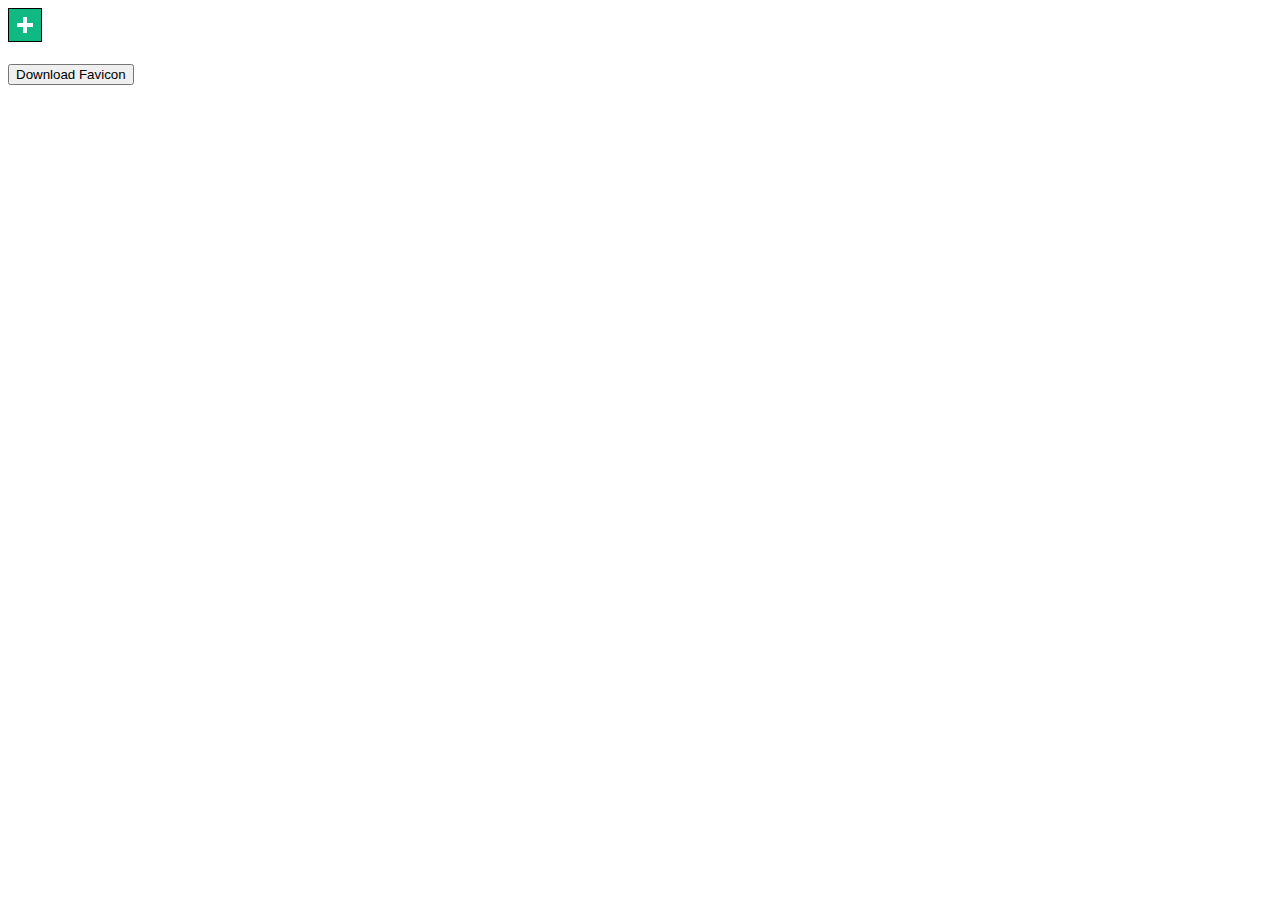
<file: favicon-generator.html>
<!DOCTYPE html>
<html>
<head>
    <title>Favicon Generator</title>
</head>
<body>
    <canvas id="canvas" width="32" height="32" style="border: 1px solid black;"></canvas>
    <br><br>
    <button onclick="downloadFavicon()">Download Favicon</button>
    
    <script>
        const canvas = document.getElementById('canvas');
        const ctx = canvas.getContext('2d');
        
        // Fill background with medical green
        ctx.fillStyle = '#10b981';
        ctx.fillRect(0, 0, 32, 32);
        
        // Draw medical cross in white
        ctx.fillStyle = 'white';
        // Vertical bar
        ctx.fillRect(14, 8, 4, 16);
        // Horizontal bar
        ctx.fillRect(8, 14, 16, 4);
        
        function downloadFavicon() {
            // Create different sizes
            const sizes = [
                {size: 16, name: 'favicon-16x16.png'},
                {size: 32, name: 'favicon-32x32.png'},
                {size: 180, name: 'apple-touch-icon.png'}
            ];
            
            sizes.forEach(({size, name}) => {
                const tempCanvas = document.createElement('canvas');
                tempCanvas.width = size;
                tempCanvas.height = size;
                const tempCtx = tempCanvas.getContext('2d');
                
                // Scale the original canvas to the new size
                tempCtx.drawImage(canvas, 0, 0, size, size);
                
                // Download
                const link = document.createElement('a');
                link.download = name;
                link.href = tempCanvas.toDataURL();
                link.click();
            });
        }
    </script>
</body>
</html>
</file>
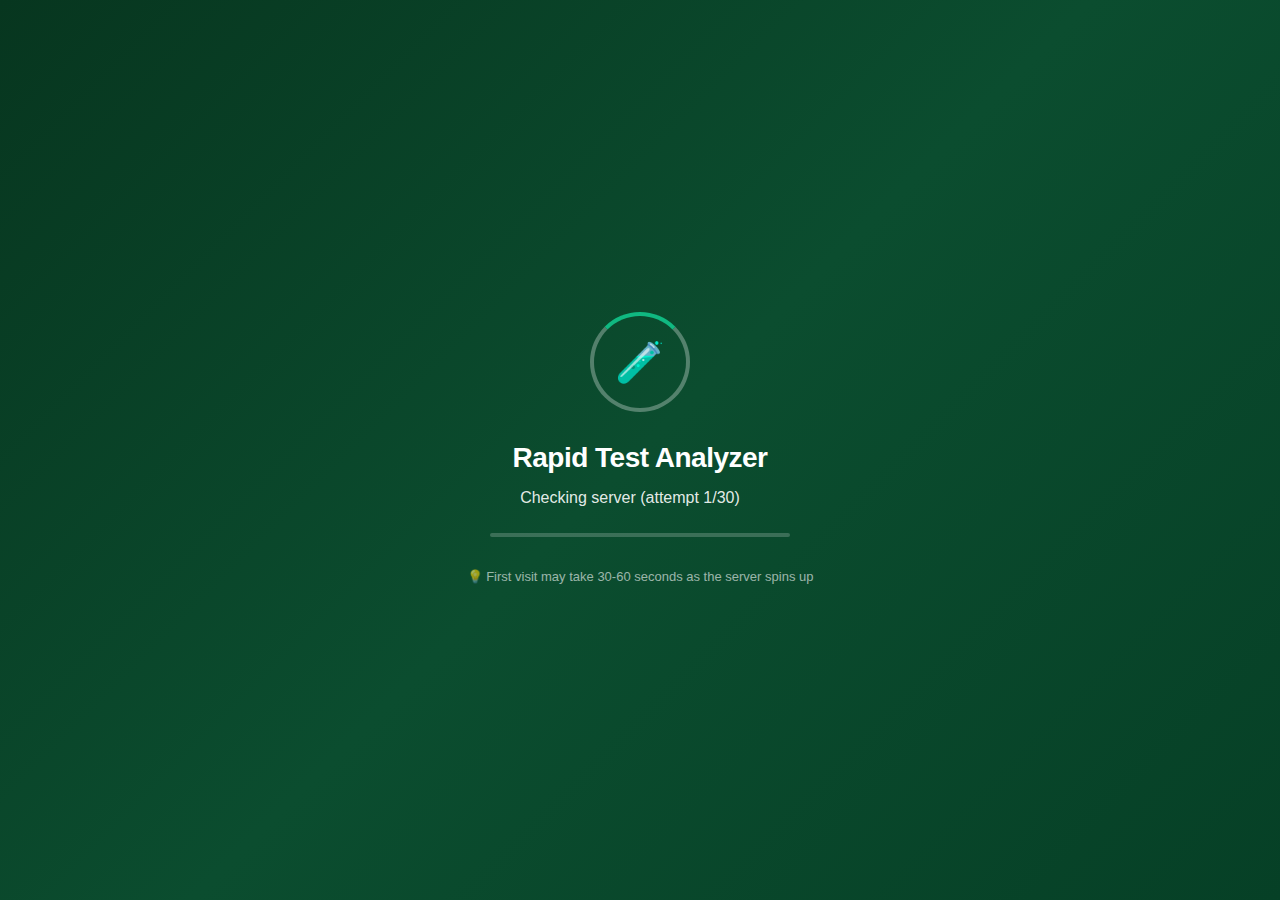
<file: frontend/loader.html>
<!DOCTYPE html>
<html lang="en">
<head>
    <meta charset="UTF-8">
    <meta name="viewport" content="width=device-width, initial-scale=1.0">
    <title>Loading - Rapid Test Analyzer</title>
    <link rel="icon" href="favicon.svg" type="image/svg+xml">
    <link rel="icon" href="favicon.ico" type="image/x-icon">
    <link rel="shortcut icon" href="favicon.ico" type="image/x-icon">
    <style>
        * {
            margin: 0;
            padding: 0;
            box-sizing: border-box;
        }

        body {
            min-height: 100vh;
            display: flex;
            justify-content: center;
            align-items: center;
            background: linear-gradient(135deg, #07361f 0%, #0b4d2f 50%, #064026 100%);
            font-family: -apple-system, BlinkMacSystemFont, 'Segoe UI', Roboto, Oxygen, Ubuntu, Cantarell, sans-serif;
            overflow: hidden;
        }

        .loading-container {
            text-align: center;
            color: white;
            animation: fadeIn 0.5s ease-in;
            max-width: 90%;
        }

        @keyframes fadeIn {
            from { opacity: 0; transform: translateY(-10px); }
            to { opacity: 1; transform: translateY(0); }
        }

        .logo {
            width: 100px;
            height: 100px;
            margin: 0 auto 30px;
            position: relative;
        }

        .logo-circle {
            width: 100%;
            height: 100%;
            border: 4px solid rgba(255, 255, 255, 0.3);
            border-top-color: #10b981;
            border-radius: 50%;
            animation: spin 1s linear infinite;
        }

        @keyframes spin {
            to { transform: rotate(360deg); }
        }

        .logo-icon {
            position: absolute;
            top: 50%;
            left: 50%;
            transform: translate(-50%, -50%);
            font-size: 40px;
        }

        h1 {
            font-size: 28px;
            font-weight: 700;
            margin-bottom: 15px;
            letter-spacing: -0.5px;
        }

        .status-text {
            font-size: 16px;
            color: rgba(255, 255, 255, 0.9);
            margin-bottom: 10px;
            min-height: 24px;
        }

        .progress-bar {
            width: 300px;
            max-width: 90%;
            height: 4px;
            background: rgba(255, 255, 255, 0.2);
            border-radius: 2px;
            margin: 20px auto;
            overflow: hidden;
        }

        .progress-fill {
            height: 100%;
            background: linear-gradient(90deg, #10b981, #059669);
            width: 0%;
            transition: width 0.3s ease;
            border-radius: 2px;
        }

        .dots {
            display: inline-block;
            width: 20px;
            text-align: left;
        }

        .error-message {
            background: rgba(239, 68, 68, 0.2);
            border: 1px solid rgba(239, 68, 68, 0.5);
            padding: 15px 20px;
            border-radius: 8px;
            margin-top: 20px;
            font-size: 14px;
            max-width: 400px;
            margin-left: auto;
            margin-right: auto;
        }

        .retry-btn {
            margin-top: 15px;
            padding: 10px 24px;
            background: #10b981;
            color: white;
            border: none;
            border-radius: 6px;
            cursor: pointer;
            font-size: 14px;
            font-weight: 600;
            transition: all 0.2s;
        }

        .retry-btn:hover {
            background: #059669;
            transform: translateY(-1px);
        }

        .tips {
            margin-top: 30px;
            font-size: 13px;
            color: rgba(255, 255, 255, 0.6);
            line-height: 1.6;
        }
    </style>
</head>
<body>
    <div class="loading-container">
        <div class="logo">
            <div class="logo-circle"></div>
            <div class="logo-icon">🧪</div>
        </div>
        
        <h1>Rapid Test Analyzer</h1>
        <p class="status-text" id="statusText">Waking up backend server<span class="dots" id="dots"></span></p>
        
        <div class="progress-bar">
            <div class="progress-fill" id="progressFill"></div>
        </div>

        <div id="errorContainer" style="display: none;">
            <div class="error-message">
                <strong>⚠️ Connection Issue</strong>
                <p id="errorMessage"></p>
                <button class="retry-btn" onclick="location.reload()">Retry</button>
            </div>
        </div>

        <div class="tips">
            <p id="tipText">💡 First visit may take 30-60 seconds as the server spins up</p>
        </div>
    </div>

    <script>
        // Configuration - UPDATE THIS WITH YOUR BACKEND URL
        const BACKEND_URL = 'https://rapid-test-analyzer.onrender.com'; // Change to your actual backend URL
        const HEALTH_ENDPOINT = '/health';
        const MAX_RETRIES = 30; // 30 retries = ~60 seconds
        const RETRY_INTERVAL = 2000; // 2 seconds between retries

        let retryCount = 0;
        let dotCount = 0;

        // Animated dots
        setInterval(() => {
            dotCount = (dotCount + 1) % 4;
            document.getElementById('dots').textContent = '.'.repeat(dotCount);
        }, 500);

        // Update status text
        function updateStatus(message) {
            document.getElementById('statusText').innerHTML = message + '<span class="dots" id="dots"></span>';
        }

        // Update progress bar
        function updateProgress(percent) {
            document.getElementById('progressFill').style.width = percent + '%';
        }

        // Show error
        function showError(message) {
            const errorMsg = `${message}\n\nBackend URL: ${BACKEND_URL}\nHealth endpoint: ${BACKEND_URL + HEALTH_ENDPOINT}\n\nTroubleshooting:\n1. Visit the health URL above directly in a new tab\n2. If it shows 404, your backend URL is wrong\n3. Check your Render dashboard for the correct URL`;
            document.getElementById('errorMessage').textContent = errorMsg;
            document.getElementById('errorContainer').style.display = 'block';
        }

        // Update tip based on retry count
        function updateTip() {
            const tipText = document.getElementById('tipText');
            if (retryCount > 5 && retryCount <= 15) {
                tipText.textContent = '⏳ Still waking up... Render free tier takes time on first load';
            } else if (retryCount > 15 && retryCount <= 25) {
                tipText.textContent = '⏰ Almost there... This is normal for cold starts';
            } else if (retryCount > 25) {
                tipText.textContent = '🔄 Taking longer than usual... Please wait';
            }
        }

        // Check backend health
        async function checkBackendHealth() {
            try {
                updateStatus(`Checking server (attempt ${retryCount + 1}/${MAX_RETRIES})`);
                updateProgress((retryCount / MAX_RETRIES) * 100);
                updateTip();

                const controller = new AbortController();
                const timeoutId = setTimeout(() => controller.abort(), 5000); // 5s timeout

                const response = await fetch(BACKEND_URL + HEALTH_ENDPOINT, {
                    method: 'GET',
                    signal: controller.signal,
                    cache: 'no-cache'
                });

                clearTimeout(timeoutId);

                if (response.ok) {
                    updateStatus('Backend ready! Redirecting');
                    updateProgress(100);
                    
                    // Store backend URL for the app to use
                    localStorage.setItem('backendUrl', BACKEND_URL);
                    
                    // Redirect to main app
                    setTimeout(() => {
                        window.location.href = '/index.html';
                    }, 500);
                    return true;
                } else {
                    throw new Error(`Server returned status ${response.status}`);
                }
            } catch (error) {
                console.log(`Attempt ${retryCount + 1} failed:`, error.message);
                
                retryCount++;
                
                if (retryCount >= MAX_RETRIES) {
                    updateStatus('Connection failed');
                    showError(`Unable to connect to backend after ${MAX_RETRIES} attempts. The server might be down or experiencing issues.`);
                    return false;
                }
                
                // Retry
                setTimeout(checkBackendHealth, RETRY_INTERVAL);
                return false;
            }
        }

        // Start checking when page loads
        window.addEventListener('load', () => {
            // Small delay for smooth animation
            setTimeout(checkBackendHealth, 500);
        });
    </script>
</body>
</html>
</file>
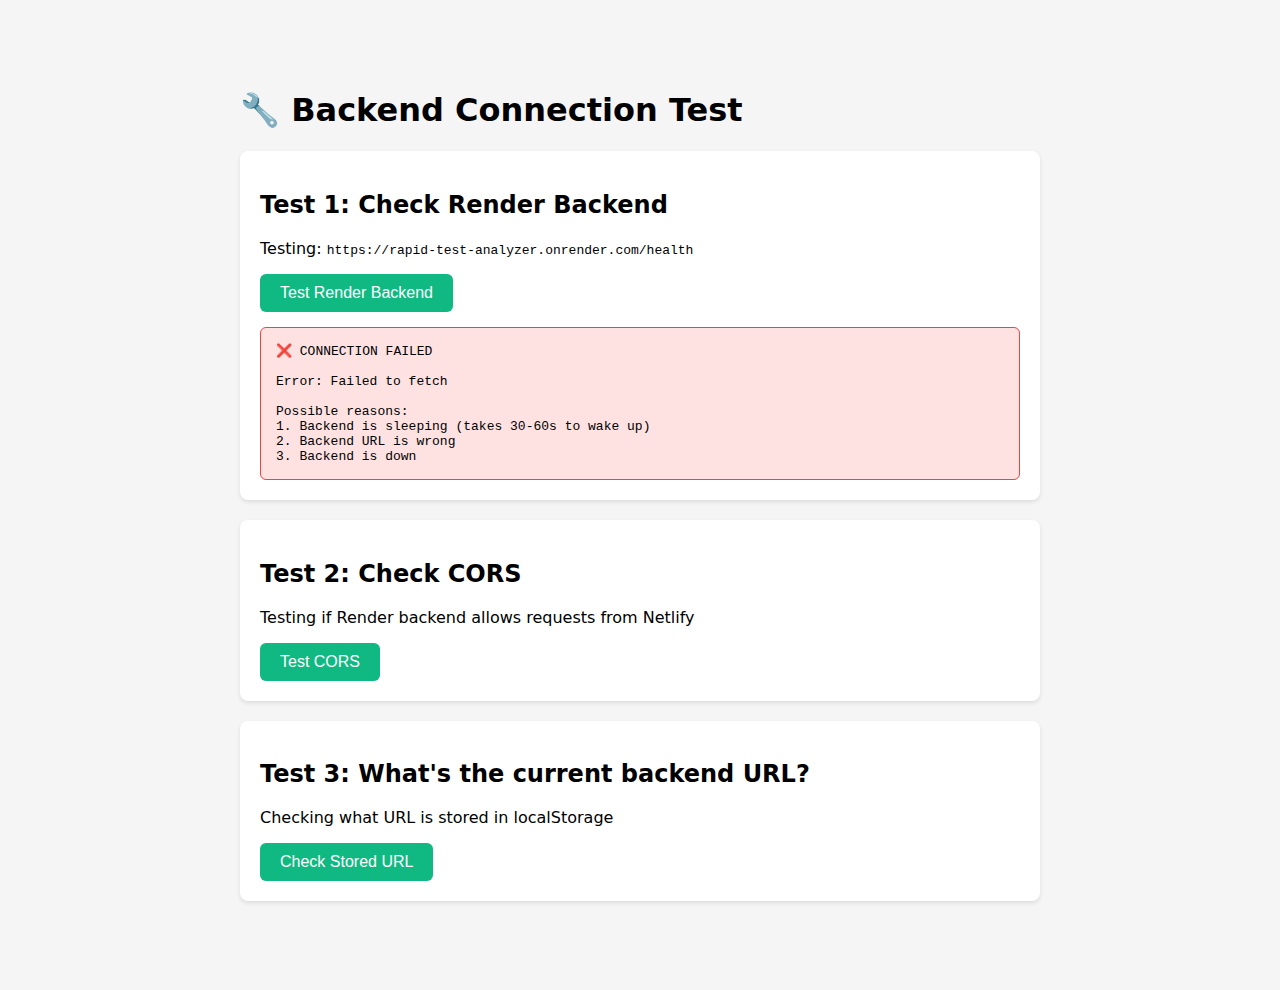
<file: frontend/test-backend.html>
<!DOCTYPE html>
<html lang="en">
<head>
    <meta charset="UTF-8">
    <meta name="viewport" content="width=device-width, initial-scale=1.0">
    <title>Backend Test</title>
    <style>
        body {
            font-family: system-ui;
            max-width: 800px;
            margin: 50px auto;
            padding: 20px;
            background: #f5f5f5;
        }
        .test-section {
            background: white;
            padding: 20px;
            margin: 20px 0;
            border-radius: 8px;
            box-shadow: 0 2px 4px rgba(0,0,0,0.1);
        }
        button {
            background: #10b981;
            color: white;
            border: none;
            padding: 10px 20px;
            border-radius: 6px;
            cursor: pointer;
            font-size: 16px;
        }
        button:hover {
            background: #059669;
        }
        .result {
            margin-top: 15px;
            padding: 15px;
            border-radius: 6px;
            font-family: monospace;
            white-space: pre-wrap;
        }
        .success {
            background: #d1fae5;
            border: 1px solid #10b981;
        }
        .error {
            background: #fee2e2;
            border: 1px solid #ef4444;
        }
    </style>
</head>
<body>
    <h1>🔧 Backend Connection Test</h1>
    
    <div class="test-section">
        <h2>Test 1: Check Render Backend</h2>
        <p>Testing: <code>https://rapid-test-analyzer.onrender.com/health</code></p>
        <button onclick="testRenderBackend()">Test Render Backend</button>
        <div id="renderResult"></div>
    </div>

    <div class="test-section">
        <h2>Test 2: Check CORS</h2>
        <p>Testing if Render backend allows requests from Netlify</p>
        <button onclick="testCORS()">Test CORS</button>
        <div id="corsResult"></div>
    </div>

    <div class="test-section">
        <h2>Test 3: What's the current backend URL?</h2>
        <p>Checking what URL is stored in localStorage</p>
        <button onclick="checkStoredURL()">Check Stored URL</button>
        <div id="urlResult"></div>
    </div>

    <script>
        async function testRenderBackend() {
            const resultDiv = document.getElementById('renderResult');
            resultDiv.innerHTML = '<p>⏳ Testing...</p>';
            
            try {
                const response = await fetch('https://rapid-test-analyzer.onrender.com/health', {
                    method: 'GET',
                    cache: 'no-cache'
                });
                
                const data = await response.json();
                
                if (response.ok) {
                    resultDiv.innerHTML = `<div class="result success">✅ SUCCESS!\n\nStatus: ${response.status}\nResponse: ${JSON.stringify(data, null, 2)}</div>`;
                } else {
                    resultDiv.innerHTML = `<div class="result error">❌ Backend responded with error\n\nStatus: ${response.status}\nResponse: ${JSON.stringify(data, null, 2)}</div>`;
                }
            } catch (error) {
                resultDiv.innerHTML = `<div class="result error">❌ CONNECTION FAILED\n\nError: ${error.message}\n\nPossible reasons:\n1. Backend is sleeping (takes 30-60s to wake up)\n2. Backend URL is wrong\n3. Backend is down</div>`;
            }
        }

        async function testCORS() {
            const resultDiv = document.getElementById('corsResult');
            resultDiv.innerHTML = '<p>⏳ Testing CORS...</p>';
            
            try {
                const response = await fetch('https://rapid-test-analyzer.onrender.com/health', {
                    method: 'GET',
                    mode: 'cors',
                    headers: {
                        'Origin': window.location.origin
                    }
                });
                
                const data = await response.json();
                const corsHeader = response.headers.get('Access-Control-Allow-Origin');
                
                resultDiv.innerHTML = `<div class="result success">✅ CORS is working!\n\nAccess-Control-Allow-Origin: ${corsHeader}\nYour origin: ${window.location.origin}\n\nBackend response: ${JSON.stringify(data, null, 2)}</div>`;
            } catch (error) {
                resultDiv.innerHTML = `<div class="result error">❌ CORS ERROR\n\nError: ${error.message}\n\nThis means the backend doesn't allow requests from:\n${window.location.origin}</div>`;
            }
        }

        function checkStoredURL() {
            const resultDiv = document.getElementById('urlResult');
            const storedURL = localStorage.getItem('backendUrl');
            
            if (storedURL) {
                resultDiv.innerHTML = `<div class="result success">Stored URL: ${storedURL}\n\nThis is what the app will use for API calls.</div>`;
            } else {
                resultDiv.innerHTML = `<div class="result error">⚠️ No backend URL stored in localStorage!\n\nThis means loader.html hasn't run yet, or it failed to set the URL.</div>`;
            }
        }

        // Auto-run first test on load
        window.addEventListener('load', () => {
            setTimeout(testRenderBackend, 500);
        });
    </script>
</body>
</html>
</file>
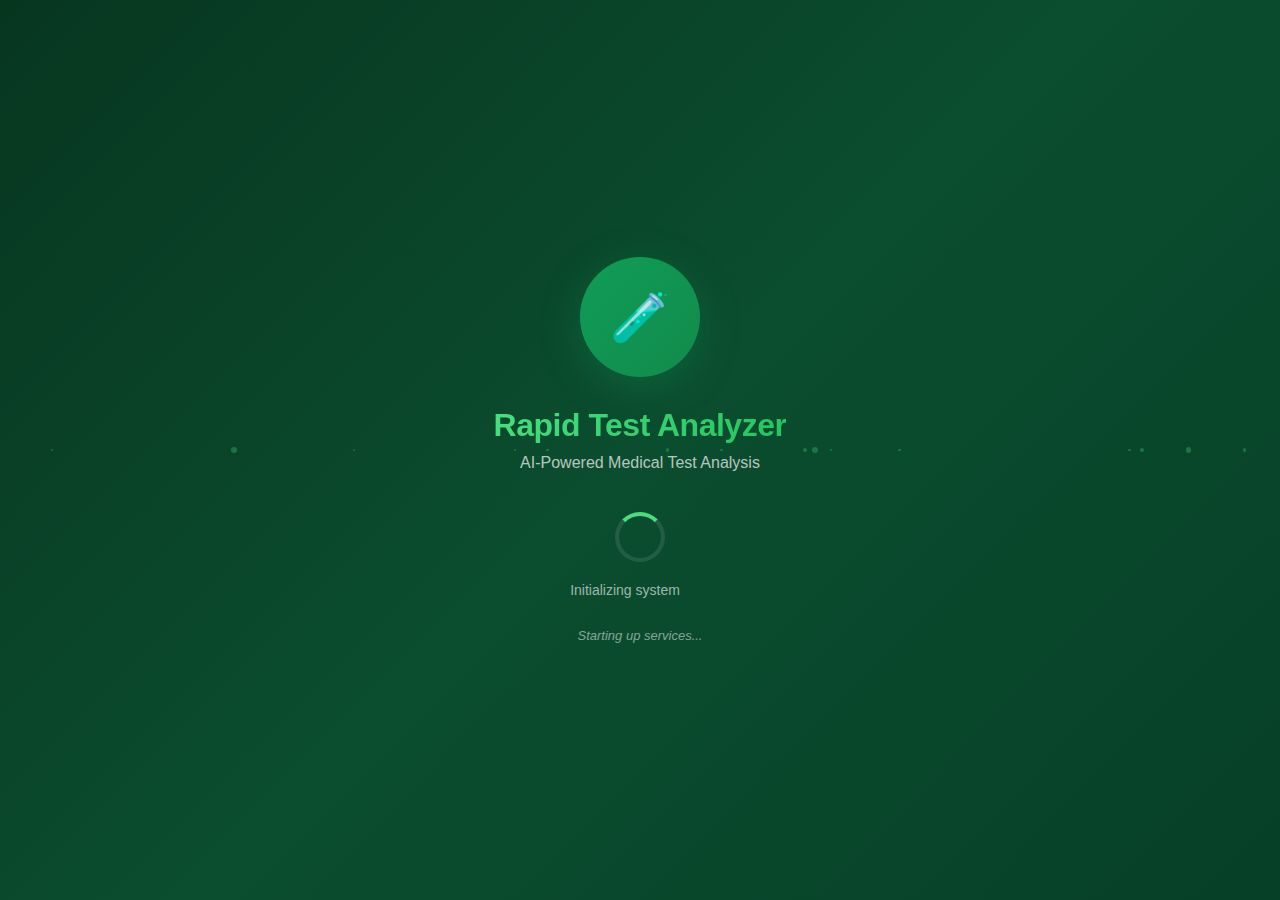
<file: static/loading.html>
<!DOCTYPE html>
<html lang="en">
<head>
    <meta charset="UTF-8">
    <meta name="viewport" content="width=device-width, initial-scale=1.0">
    <title>Loading - Rapid Test Analyzer</title>
    <link rel="icon" type="image/x-icon" href="/static/favicon.ico">
    <style>
        * {
            margin: 0;
            padding: 0;
            box-sizing: border-box;
        }

        body {
            min-height: 100vh;
            display: flex;
            justify-content: center;
            align-items: center;
            background: linear-gradient(135deg, #07361f 0%, #0b4d2f 50%, #064026 100%);
            font-family: -apple-system, BlinkMacSystemFont, 'Segoe UI', Roboto, Oxygen, Ubuntu, Cantarell, sans-serif;
            overflow: hidden;
        }

        .loading-container {
            text-align: center;
            color: white;
            animation: fadeIn 0.5s ease-in;
        }

        @keyframes fadeIn {
            from { opacity: 0; transform: translateY(20px); }
            to { opacity: 1; transform: translateY(0); }
        }

        .logo {
            width: 120px;
            height: 120px;
            margin: 0 auto 30px;
            position: relative;
        }

        .logo-circle {
            width: 120px;
            height: 120px;
            border-radius: 50%;
            background: linear-gradient(135deg, #0f9d58 0%, #138a4a 100%);
            display: flex;
            align-items: center;
            justify-content: center;
            font-size: 48px;
            font-weight: bold;
            box-shadow: 0 10px 40px rgba(15, 157, 88, 0.3);
            animation: pulse 2s ease-in-out infinite;
        }

        @keyframes pulse {
            0%, 100% { transform: scale(1); box-shadow: 0 10px 40px rgba(15, 157, 88, 0.3); }
            50% { transform: scale(1.05); box-shadow: 0 15px 50px rgba(15, 157, 88, 0.5); }
        }

        .app-name {
            font-size: 32px;
            font-weight: 700;
            background: linear-gradient(135deg, #4ade80 0%, #22c55e 100%);
            -webkit-background-clip: text;
            -webkit-text-fill-color: transparent;
            background-clip: text;
            margin-bottom: 10px;
            letter-spacing: -0.5px;
        }

        .tagline {
            font-size: 16px;
            color: rgba(255, 255, 255, 0.7);
            margin-bottom: 40px;
            font-weight: 300;
        }

        .spinner-container {
            display: flex;
            justify-content: center;
            align-items: center;
            gap: 10px;
            margin-bottom: 20px;
        }

        .spinner {
            width: 50px;
            height: 50px;
            border: 4px solid rgba(255, 255, 255, 0.1);
            border-top-color: #4ade80;
            border-radius: 50%;
            animation: spin 1s linear infinite;
        }

        @keyframes spin {
            to { transform: rotate(360deg); }
        }

        .loading-text {
            font-size: 14px;
            color: rgba(255, 255, 255, 0.6);
            margin-top: 20px;
            animation: breathe 2s ease-in-out infinite;
        }

        @keyframes breathe {
            0%, 100% { opacity: 0.6; }
            50% { opacity: 1; }
        }

        .dots {
            display: inline-block;
            width: 30px;
            text-align: left;
        }

        .dots::after {
            content: '';
            animation: dots 1.5s steps(4, end) infinite;
        }

        @keyframes dots {
            0%, 20% { content: ''; }
            40% { content: '.'; }
            60% { content: '..'; }
            80%, 100% { content: '...'; }
        }

        .status-message {
            margin-top: 30px;
            font-size: 13px;
            color: rgba(255, 255, 255, 0.5);
            font-style: italic;
        }

        /* Particles background effect */
        .particle {
            position: absolute;
            background: rgba(74, 222, 128, 0.3);
            border-radius: 50%;
            pointer-events: none;
            animation: float linear infinite;
        }

        @keyframes float {
            0% {
                transform: translateY(100vh) scale(0);
                opacity: 0;
            }
            10% {
                opacity: 1;
            }
            90% {
                opacity: 1;
            }
            100% {
                transform: translateY(-100px) scale(1);
                opacity: 0;
            }
        }
    </style>
</head>
<body>
    <!-- Animated particles -->
    <script>
        // Create floating particles
        for (let i = 0; i < 15; i++) {
            const particle = document.createElement('div');
            particle.className = 'particle';
            const size = Math.random() * 5 + 2;
            particle.style.width = size + 'px';
            particle.style.height = size + 'px';
            particle.style.left = Math.random() * 100 + '%';
            particle.style.animationDuration = (Math.random() * 10 + 10) + 's';
            particle.style.animationDelay = Math.random() * 5 + 's';
            document.body.appendChild(particle);
        }
    </script>

    <div class="loading-container">
        <div class="logo">
            <div class="logo-circle">
                🧪
            </div>
        </div>
        
        <h1 class="app-name">Rapid Test Analyzer</h1>
        <p class="tagline">AI-Powered Medical Test Analysis</p>
        
        <div class="spinner-container">
            <div class="spinner"></div>
        </div>
        
        <p class="loading-text">
            Initializing system<span class="dots"></span>
        </p>

        <p class="status-message" id="statusMessage">
            Starting up services...
        </p>
    </div>

    <script>
        // Simulate loading progress with status messages
        const messages = [
            "Starting up services...",
            "Loading AI models...",
            "Initializing analyzers...",
            "Preparing workspace...",
            "Almost ready..."
        ];
        
        let messageIndex = 0;
        const statusEl = document.getElementById('statusMessage');
        
        function updateStatus() {
            if (messageIndex < messages.length) {
                statusEl.textContent = messages[messageIndex];
                messageIndex++;
                setTimeout(updateStatus, 1500);
            } else {
                // After all messages, redirect to main app
                setTimeout(() => {
                    window.location.href = '/';
                }, 1000);
            }
        }
        
        // Start status updates after initial delay
        setTimeout(updateStatus, 1000);
        
        // Fallback: redirect after max 10 seconds
        setTimeout(() => {
            window.location.href = '/';
        }, 10000);
    </script>
</body>
</html>
</file>
